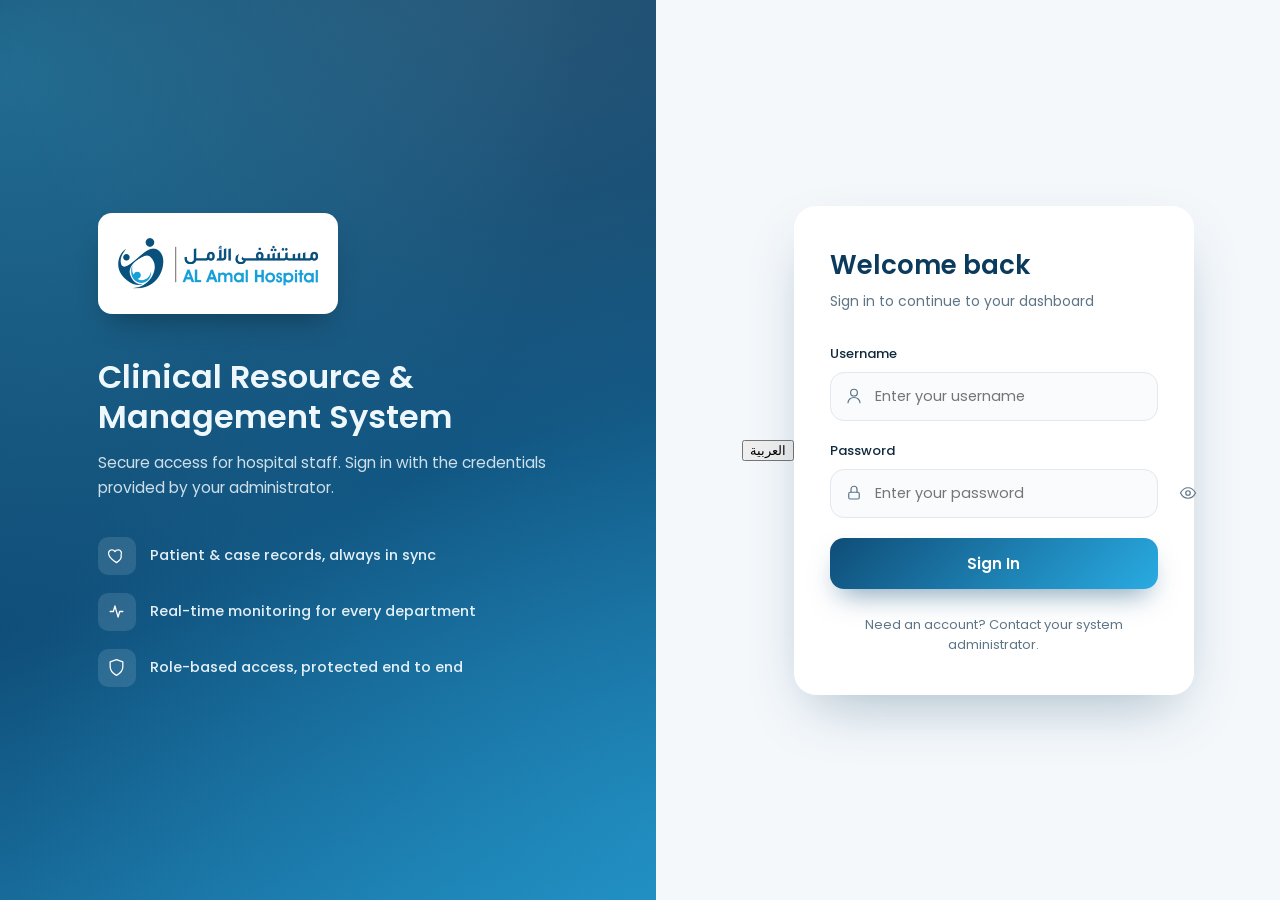
<file: CRMS/wwwroot/index.html>
<!DOCTYPE html>
<html lang="en">
<head>
  <meta charset="UTF-8" />
  <meta name="viewport" content="width=device-width, initial-scale=1.0" />
  <title>Al Amal Hospital | CRMS Sign In</title>
  <link rel="icon" type="image/webp" href="amal-logo.webp" />
  <link rel="preconnect" href="https://fonts.googleapis.com" />
  <link rel="preconnect" href="https://fonts.gstatic.com" crossorigin />
  <link href="https://fonts.googleapis.com/css2?family=Poppins:wght@400;500;600;700&display=swap" rel="stylesheet" />
  <link rel="stylesheet" href="css/styles.css" />
</head>
<body>
  <div class="page">
    <section class="brand-panel">
      <div class="brand-panel__glow"></div>
      <div class="brand-panel__content">
        <img src="amal-logo.webp" alt="Al Amal Hospital" class="brand-logo" />
        <h1 data-i18n="login.brandTitle">Clinical Resource &amp; Management System</h1>
        <p data-i18n="login.brandSubtitle">Secure access for hospital staff. Sign in with the credentials provided by your administrator.</p>

        <ul class="brand-features">
          <li>
            <span class="brand-features__icon">
              <svg viewBox="0 0 24 24" fill="none"><path d="M12 21s-7.5-4.6-9.5-9.2C1 8.4 2.6 5 6.1 5c2 0 3.4 1.1 4 2.1.6-1 2-2.1 4-2.1 3.5 0 5.1 3.4 3.6 6.8C19.5 16.4 12 21 12 21z" stroke="currentColor" stroke-width="1.6" stroke-linejoin="round"/></svg>
            </span>
            <span data-i18n="login.feature1">Patient &amp; case records, always in sync</span>
          </li>
          <li>
            <span class="brand-features__icon">
              <svg viewBox="0 0 24 24" fill="none"><path d="M4 12h4l2-7 4 14 2-7h4" stroke="currentColor" stroke-width="1.6" stroke-linecap="round" stroke-linejoin="round"/></svg>
            </span>
            <span data-i18n="login.feature2">Real-time monitoring for every department</span>
          </li>
          <li>
            <span class="brand-features__icon">
              <svg viewBox="0 0 24 24" fill="none"><path d="M12 2 4 5v6c0 5 3.4 8.4 8 11 4.6-2.6 8-6 8-11V5l-8-3z" stroke="currentColor" stroke-width="1.6" stroke-linejoin="round"/></svg>
            </span>
            <span data-i18n="login.feature3">Role-based access, protected end to end</span>
          </li>
        </ul>
      </div>
    </section>

    <section class="form-panel">
      <button id="lang-toggle" class="btn-lang login-lang-toggle">العربية</button>
      <div class="form-card">
        <div class="form-card__header">
          <img src="amal-logo.webp" alt="Al Amal Hospital" class="form-card__logo" />
          <h2 data-i18n="login.title">Welcome back</h2>
          <p data-i18n="login.subtitle">Sign in to continue to your dashboard</p>
        </div>

        <form id="login-form" novalidate>
          <div class="field">
            <label for="username" data-i18n="login.username">Username</label>
            <div class="field__control">
              <svg class="field__icon" viewBox="0 0 24 24" fill="none"><path d="M12 12a4.5 4.5 0 1 0 0-9 4.5 4.5 0 0 0 0 9zM4 21c0-4 3.6-7 8-7s8 3 8 7" stroke="currentColor" stroke-width="1.6" stroke-linecap="round" stroke-linejoin="round"/></svg>
              <input type="text" id="username" name="username" placeholder="Enter your username" data-i18n-placeholder="login.usernamePlaceholder" autocomplete="username" required />
            </div>
          </div>

          <div class="field">
            <label for="password" data-i18n="login.password">Password</label>
            <div class="field__control">
              <svg class="field__icon" viewBox="0 0 24 24" fill="none"><rect x="5" y="11" width="14" height="9" rx="2" stroke="currentColor" stroke-width="1.6"/><path d="M8 11V7a4 4 0 1 1 8 0v4" stroke="currentColor" stroke-width="1.6" stroke-linecap="round"/></svg>
              <input type="password" id="password" name="password" placeholder="Enter your password" data-i18n-placeholder="login.passwordPlaceholder" autocomplete="current-password" required />
              <button type="button" class="field__toggle" id="toggle-password" aria-label="Show password" data-i18n-aria="login.showPassword">
                <svg viewBox="0 0 24 24" fill="none"><path d="M2 12s3.6-7 10-7 10 7 10 7-3.6 7-10 7-10-7-10-7z" stroke="currentColor" stroke-width="1.6" stroke-linejoin="round"/><circle cx="12" cy="12" r="3" stroke="currentColor" stroke-width="1.6"/></svg>
              </button>
            </div>
          </div>

          <div id="form-error" class="form-error" role="alert" hidden></div>

          <button type="submit" class="btn-submit" id="submit-btn">
            <span class="btn-submit__label" data-i18n="login.signIn">Sign In</span>
            <span class="btn-submit__spinner" hidden></span>
          </button>
        </form>

        <p class="form-card__footer" data-i18n="login.footer">Need an account? Contact your system administrator.</p>
      </div>
    </section>
  </div>

  <script src="js/i18n.js"></script>
  <script src="js/api.js"></script>
  <script src="js/login.js"></script>
</body>
</html>
</file>
<file: CRMS/wwwroot/css/styles.css>
:root {
  --navy-900: #0a3a5c;
  --navy-700: #0f4d78;
  --blue-500: #29abe2;
  --blue-400: #4fc3ec;
  --ink: #102a3c;
  --muted: #5d7587;
  --bg: #f4f8fb;
  --card-bg: #ffffff;
  --error: #d64550;
  --radius-lg: 22px;
  --radius-md: 14px;
  --shadow-card: 0 24px 60px -20px rgba(10, 58, 92, 0.35);
}

* {
  box-sizing: border-box;
}

body {
  margin: 0;
  font-family: 'Poppins', 'Segoe UI', sans-serif;
  background: var(--bg);
  color: var(--ink);
}

.page {
  min-height: 100vh;
  display: grid;
  grid-template-columns: 1.05fr 1fr;
}

/* ---------- Brand panel ---------- */
.brand-panel {
  position: relative;
  background: linear-gradient(160deg, var(--navy-900) 0%, var(--navy-700) 55%, var(--blue-500) 130%);
  color: #eef7fc;
  display: flex;
  align-items: center;
  justify-content: center;
  padding: 64px;
  overflow: hidden;
}

.brand-panel__glow {
  position: absolute;
  inset: -20%;
  background:
    radial-gradient(circle at 15% 20%, rgba(79, 195, 236, 0.35), transparent 45%),
    radial-gradient(circle at 85% 80%, rgba(41, 171, 226, 0.3), transparent 50%),
    radial-gradient(circle at 70% 10%, rgba(255, 255, 255, 0.12), transparent 40%);
  pointer-events: none;
}

.brand-panel__content {
  position: relative;
  z-index: 1;
  max-width: 460px;
}

.brand-logo {
  background: #ffffff;
  padding: 14px 20px;
  border-radius: var(--radius-md);
  display: inline-block;
  max-width: 240px;
  height: auto;
  box-shadow: 0 16px 30px -12px rgba(0, 0, 0, 0.35);
  margin-bottom: 36px;
}

.brand-panel__content h1 {
  font-size: 32px;
  line-height: 1.25;
  font-weight: 600;
  margin: 0 0 14px;
}

.brand-panel__content > p {
  font-size: 15.5px;
  line-height: 1.6;
  color: rgba(238, 247, 252, 0.85);
  margin: 0 0 36px;
}

.brand-features {
  list-style: none;
  margin: 0;
  padding: 0;
  display: flex;
  flex-direction: column;
  gap: 18px;
}

.brand-features li {
  display: flex;
  align-items: center;
  gap: 14px;
  font-size: 14.5px;
  font-weight: 500;
  color: rgba(238, 247, 252, 0.95);
}

.brand-features__icon {
  flex-shrink: 0;
  width: 38px;
  height: 38px;
  border-radius: 10px;
  display: flex;
  align-items: center;
  justify-content: center;
  background: rgba(255, 255, 255, 0.12);
  backdrop-filter: blur(4px);
}

.brand-features__icon svg {
  width: 19px;
  height: 19px;
  color: #ffffff;
}

/* ---------- Form panel ---------- */
.form-panel {
  display: flex;
  align-items: center;
  justify-content: center;
  padding: 40px;
  background: var(--bg);
  position: relative;
}

.form-card {
  width: 100%;
  max-width: 400px;
  background: var(--card-bg);
  border-radius: var(--radius-lg);
  box-shadow: var(--shadow-card);
  padding: 40px 36px;
}

.form-card__logo {
  display: none;
}

.form-card__header h2 {
  font-size: 26px;
  font-weight: 600;
  margin: 0 0 6px;
  color: var(--navy-900);
}

.form-card__header p {
  margin: 0 0 32px;
  color: var(--muted);
  font-size: 14px;
}

.field {
  margin-bottom: 20px;
}

.field label {
  display: block;
  font-size: 13px;
  font-weight: 500;
  color: var(--ink);
  margin-bottom: 8px;
}

.field__control {
  position: relative;
  display: flex;
  align-items: center;
  border: 1.5px solid #e1e8ee;
  border-radius: var(--radius-md);
  background: #f9fbfd;
  transition: border-color 0.18s ease, box-shadow 0.18s ease;
}

.field__control:focus-within {
  border-color: var(--blue-500);
  box-shadow: 0 0 0 4px rgba(41, 171, 226, 0.14);
  background: #ffffff;
}

.field__icon {
  width: 18px;
  height: 18px;
  margin-left: 14px;
  color: var(--muted);
  flex-shrink: 0;
}

.field input {
  flex: 1;
  border: none;
  background: transparent;
  outline: none;
  padding: 13px 12px;
  font-size: 14.5px;
  font-family: inherit;
  color: var(--ink);
}

.field__toggle {
  background: none;
  border: none;
  cursor: pointer;
  padding: 8px 12px;
  color: var(--muted);
  display: flex;
  align-items: center;
}

.field__toggle svg {
  width: 18px;
  height: 18px;
}

.field__toggle:hover {
  color: var(--blue-500);
}

.form-error {
  background: rgba(214, 69, 80, 0.08);
  color: var(--error);
  border: 1px solid rgba(214, 69, 80, 0.25);
  border-radius: var(--radius-md);
  padding: 11px 14px;
  font-size: 13.5px;
  margin-bottom: 18px;
}

.btn-submit {
  width: 100%;
  border: none;
  border-radius: var(--radius-md);
  background: linear-gradient(135deg, var(--navy-700), var(--blue-500));
  color: #ffffff;
  font-family: inherit;
  font-size: 15px;
  font-weight: 600;
  padding: 14px 0;
  cursor: pointer;
  display: flex;
  align-items: center;
  justify-content: center;
  gap: 10px;
  box-shadow: 0 14px 28px -10px rgba(15, 77, 120, 0.55);
  transition: transform 0.12s ease, box-shadow 0.12s ease, opacity 0.12s ease;
}

.btn-submit:hover {
  transform: translateY(-1px);
  box-shadow: 0 18px 32px -10px rgba(15, 77, 120, 0.6);
}

.btn-submit:active {
  transform: translateY(0);
}

.btn-submit:disabled {
  opacity: 0.75;
  cursor: not-allowed;
  transform: none;
}

.btn-submit__spinner {
  width: 16px;
  height: 16px;
  border: 2px solid rgba(255, 255, 255, 0.4);
  border-top-color: #ffffff;
  border-radius: 50%;
  animation: spin 0.7s linear infinite;
}

@keyframes spin {
  to {
    transform: rotate(360deg);
  }
}

.form-card__footer {
  text-align: center;
  margin: 26px 0 0;
  font-size: 13px;
  color: var(--muted);
}

/* ---------- Responsive ---------- */
@media (max-width: 920px) {
  .page {
    grid-template-columns: 1fr;
  }

  .brand-panel {
    display: none;
  }

  .form-card__logo {
    display: block;
    max-width: 170px;
    margin: 0 auto 24px;
  }

  .form-panel {
    padding: 28px 18px;
  }
}
</file>
<file: CRMS/wwwroot/css/nav.css>
body {
  background: var(--bg);
}

.topbar {
  display: flex;
  align-items: center;
  justify-content: space-between;
  padding: 16px 32px;
  background: #ffffff;
  box-shadow: 0 2px 12px -6px rgba(10, 58, 92, 0.25);
  position: sticky;
  top: 0;
  z-index: 50;
}

.topbar__left {
  display: flex;
  align-items: center;
  gap: 16px;
}

.topbar__logo {
  height: 36px;
}

.topbar__user {
  display: flex;
  align-items: center;
  gap: 16px;
}

.topbar__user-info {
  display: flex;
  align-items: center;
  gap: 10px;
  font-weight: 500;
  color: var(--ink);
  font-size: 14px;
}

.badge {
  background: rgba(41, 171, 226, 0.12);
  color: var(--navy-700);
  border-radius: 999px;
  padding: 4px 12px;
  font-size: 12px;
  font-weight: 600;
  letter-spacing: 0.02em;
}

.btn-logout {
  border: 1.5px solid #e1e8ee;
  background: #ffffff;
  color: var(--ink);
  font-family: inherit;
  font-size: 13.5px;
  font-weight: 500;
  padding: 9px 18px;
  border-radius: 10px;
  cursor: pointer;
  transition: border-color 0.15s ease, color 0.15s ease;
}

.btn-logout:hover {
  border-color: var(--error);
  color: var(--error);
}

/* ---------- Burger button ---------- */

.btn-burger {
  display: flex;
  flex-direction: column;
  justify-content: center;
  align-items: center;
  gap: 5px;
  width: 38px;
  height: 38px;
  border: 1.5px solid #e1e8ee;
  border-radius: 10px;
  background: #ffffff;
  cursor: pointer;
  padding: 0;
  flex-shrink: 0;
}

.btn-burger:hover {
  border-color: var(--blue-500);
}

.btn-burger span {
  display: block;
  width: 18px;
  height: 2px;
  background: var(--navy-900);
  border-radius: 2px;
}

/* ---------- Drawer ---------- */

.drawer-overlay {
  position: fixed;
  inset: 0;
  background: rgba(10, 28, 41, 0.45);
  opacity: 0;
  pointer-events: none;
  transition: opacity 0.2s ease;
  z-index: 150;
}

.drawer-overlay--visible {
  opacity: 1;
  pointer-events: auto;
}

.drawer {
  position: fixed;
  top: 0;
  left: 0;
  height: 100vh;
  width: 280px;
  max-width: 84vw;
  background: var(--card-bg);
  box-shadow: var(--shadow-card);
  transform: translateX(-100%);
  transition: transform 0.25s ease;
  z-index: 200;
  display: flex;
  flex-direction: column;
  padding: 18px 0;
  overflow-y: auto;
}

.drawer--open {
  transform: translateX(0);
}

.drawer__header {
  display: flex;
  align-items: center;
  justify-content: space-between;
  padding: 0 18px 18px;
  margin-bottom: 10px;
  border-bottom: 1px solid #f1f5f8;
}

.drawer__logo {
  height: 30px;
}

.drawer__user {
  display: flex;
  align-items: center;
  gap: 10px;
  padding: 2px 20px 14px;
  margin-bottom: 8px;
  border-bottom: 1px solid #f1f5f8;
}

.drawer__user-name {
  font-weight: 600;
  color: var(--navy-900);
  font-size: 14px;
}

.drawer__nav {
  list-style: none;
  margin: 0;
  padding: 0;
  display: flex;
  flex-direction: column;
  gap: 2px;
}

.drawer__nav a {
  display: block;
  padding: 12px 20px;
  font-size: 14.5px;
  font-weight: 500;
  color: var(--ink);
  text-decoration: none;
  border-left: 3px solid transparent;
  transition: background 0.15s ease, border-color 0.15s ease, color 0.15s ease;
}

.drawer__nav a:hover {
  background: #f4f8fb;
  color: var(--blue-500);
}

.drawer__nav a.active {
  border-left-color: var(--blue-500);
  background: rgba(41, 171, 226, 0.08);
  color: var(--navy-700);
  font-weight: 600;
}

@media (max-width: 480px) {
  .topbar {
    padding: 14px 16px;
  }

  .topbar__user-info {
    flex-direction: column;
    align-items: flex-end;
    gap: 4px;
  }
}

.btn-lang {
  background: transparent;
  border: 1px solid var(--border, #ddd);
  border-radius: 6px;
  color: inherit;
  cursor: pointer;
  font-family: inherit;
  font-size: 0.8rem;
  font-weight: 500;
  padding: 4px 10px;
  margin-right: 6px;
}
.btn-lang:hover {
  background: var(--hover, rgba(0,0,0,0.05));
}
.login-lang-toggle {
  position: absolute;
  top: 16px;
  right: 16px;
  z-index: 1;
}

/* ===== Multi-website: switcher, picker, contact, params ===== */

/* Topbar website switcher */
.website-switcher {
  display: inline-flex;
  align-items: center;
  gap: 6px;
  padding: 7px 14px;
  border: 1px solid rgba(10, 58, 92, 0.14);
  border-radius: 999px;
  background: var(--bg);
  color: var(--navy-900);
  font-family: inherit;
  font-size: 0.85rem;
  font-weight: 600;
  cursor: pointer;
  transition: border-color 0.15s ease, background 0.15s ease;
}
.website-switcher:hover:not(.website-switcher--single) {
  border-color: var(--blue-500);
  background: #eaf6fd;
}
.website-switcher--single {
  cursor: default;
}
.website-switcher__caret {
  font-size: 0.7rem;
  color: var(--blue-500);
}
.website-switcher__label {
  max-width: 160px;
  overflow: hidden;
  text-overflow: ellipsis;
  white-space: nowrap;
}

/* Website picker page */
.wp-page {
  min-height: 100vh;
  display: flex;
  align-items: center;
  justify-content: center;
  padding: 24px;
  background: linear-gradient(160deg, var(--navy-900) 0%, var(--navy-700) 55%, var(--blue-500) 140%);
  position: relative;
}
.wp-lang {
  position: absolute;
  top: 20px;
  right: 24px;
}
.wp-card {
  width: 100%;
  max-width: 440px;
  background: var(--card-bg);
  border-radius: var(--radius-lg);
  box-shadow: var(--shadow-card);
  padding: 40px 32px 28px;
  text-align: center;
}
.wp-logo {
  height: 54px;
  margin-bottom: 18px;
}
.wp-card h1 {
  color: var(--navy-900);
  font-size: 1.4rem;
  margin: 0 0 6px;
}
.wp-card > p {
  color: var(--muted);
  margin: 0 0 24px;
  font-size: 0.92rem;
}
.wp-list {
  display: flex;
  flex-direction: column;
  gap: 12px;
  text-align: start;
}
.wp-item {
  display: flex;
  align-items: center;
  gap: 14px;
  width: 100%;
  padding: 14px 16px;
  border: 1px solid rgba(10, 58, 92, 0.12);
  border-radius: var(--radius-md);
  background: #fff;
  cursor: pointer;
  font-family: inherit;
  transition: border-color 0.15s ease, box-shadow 0.15s ease, transform 0.05s ease;
}
.wp-item:hover {
  border-color: var(--blue-500);
  box-shadow: 0 10px 26px -16px rgba(10, 58, 92, 0.5);
}
.wp-item:active {
  transform: translateY(1px);
}
.wp-item--active {
  border-color: var(--blue-500);
  background: #f0f9fe;
}
.wp-item__avatar {
  flex: 0 0 auto;
  width: 42px;
  height: 42px;
  display: grid;
  place-items: center;
  border-radius: 12px;
  background: linear-gradient(150deg, var(--navy-700), var(--blue-500));
  color: #fff;
  font-weight: 700;
  font-size: 0.95rem;
}
.wp-item__text {
  display: flex;
  flex-direction: column;
  flex: 1 1 auto;
  min-width: 0;
}
.wp-item__name {
  color: var(--ink);
  font-weight: 600;
}
.wp-item__key {
  color: var(--muted);
  font-size: 0.78rem;
}
.wp-item__arrow {
  color: var(--blue-500);
  font-size: 1.3rem;
  font-weight: 700;
}
.wp-logout {
  margin-top: 22px;
}
.btn-text {
  background: none;
  border: none;
  color: var(--muted);
  font-family: inherit;
  font-size: 0.88rem;
  cursor: pointer;
  text-decoration: underline;
}
.btn-text:hover {
  color: var(--navy-900);
}

/* Contact "coming soon" placeholder */
.coming-soon {
  text-align: center;
  padding: 60px 20px;
  color: var(--muted);
}
.coming-soon__icon {
  width: 64px;
  height: 64px;
  margin: 0 auto 18px;
  color: var(--blue-500);
}
.coming-soon__icon svg {
  width: 100%;
  height: 100%;
}
.coming-soon h1 {
  color: var(--navy-900);
  margin: 0 0 8px;
}

/* User form: website access + notes */
.checkbox-group {
  display: flex;
  flex-direction: column;
  gap: 8px;
  padding: 4px 0;
}
.field-note {
  color: var(--muted);
  font-size: 0.82rem;
  margin: 6px 0 0;
}

/* System parameters editor */
.btn-icon {
  border: none;
  background: rgba(214, 69, 80, 0.1);
  color: var(--error);
  width: 30px;
  height: 30px;
  border-radius: 8px;
  font-size: 1.2rem;
  line-height: 1;
  cursor: pointer;
}
.btn-icon:hover {
  background: rgba(214, 69, 80, 0.2);
}
.sp-saved {
  color: #1f9d55;
  font-weight: 600;
  font-size: 0.9rem;
  align-self: center;
}

/* RTL tweaks */
[dir='rtl'] .wp-lang {
  right: auto;
  left: 24px;
}
</file>
<file: CRMS/wwwroot/css/dashboard.css>
.proc-label {
  display: inline-block;
  padding: 2px 8px;
  border-radius: 12px;
  background: #e8f0fe;
  color: #1a56db;
  font-size: 12px;
  font-weight: 500;
  white-space: nowrap;
}

.dashboard-empty {
  max-width: 560px;
  margin: 80px auto;
  text-align: center;
  color: var(--muted);
  padding: 0 24px;
}

.dashboard-empty h1 {
  color: var(--navy-900);
  font-size: 26px;
  margin-bottom: 10px;
}

/* ---------- Manage Lists (tabbed) ---------- */

.lists-tabs {
  display: inline-flex;
  max-width: 100%;
  overflow-x: auto;
  background: #eef3f7;
  border-radius: var(--radius-md);
  padding: 4px;
  gap: 2px;
  margin-bottom: 16px;
}

.seg {
  border: none;
  background: transparent;
  font-family: inherit;
  font-size: 13px;
  font-weight: 500;
  color: var(--muted);
  padding: 8px 16px;
  border-radius: 8px;
  cursor: pointer;
  white-space: nowrap;
  transition: background 0.15s ease, color 0.15s ease;
}

.seg:hover {
  color: var(--navy-700);
}

.seg--active {
  background: #ffffff;
  color: var(--navy-700);
  box-shadow: 0 1px 4px rgba(10, 58, 92, 0.12);
}

.lists-search.field {
  margin: 0 0 16px;
  max-width: 360px;
}

.lists-scroll {
  max-height: 60vh;
  overflow-y: auto;
}

.lists-scroll thead th {
  position: sticky;
  top: 0;
  background: var(--card-bg);
  z-index: 1;
}

.lists-count {
  margin-top: 12px;
  font-size: 12.5px;
  color: var(--muted);
}

/* ---------- Users panel ---------- */

.dashboard {
  max-width: 1080px;
  margin: 0 auto;
  padding: 32px 24px 64px;
}

.users-panel__header {
  display: flex;
  align-items: flex-start;
  justify-content: space-between;
  gap: 16px;
  margin-bottom: 24px;
  flex-wrap: wrap;
}

.users-panel__header h1 {
  color: var(--navy-900);
  font-size: 24px;
  margin: 0 0 6px;
}

.users-panel__header p {
  color: var(--muted);
  font-size: 14px;
  margin: 0;
}

.btn-primary {
  border: none;
  border-radius: var(--radius-md);
  background: linear-gradient(135deg, var(--navy-700), var(--blue-500));
  color: #ffffff;
  font-family: inherit;
  font-size: 14px;
  font-weight: 600;
  padding: 11px 20px;
  cursor: pointer;
  white-space: nowrap;
  box-shadow: 0 14px 28px -12px rgba(15, 77, 120, 0.55);
  transition: transform 0.12s ease, box-shadow 0.12s ease;
}

.btn-primary:hover {
  transform: translateY(-1px);
}

.btn-secondary {
  border: 1.5px solid #e1e8ee;
  background: #ffffff;
  color: var(--ink);
  font-family: inherit;
  font-size: 13.5px;
  font-weight: 500;
  padding: 10px 18px;
  border-radius: var(--radius-md);
  cursor: pointer;
}

.btn-secondary:hover {
  border-color: var(--blue-500);
  color: var(--blue-500);
}

.btn-danger {
  border: none;
  background: var(--error);
  color: #ffffff;
  font-family: inherit;
  font-size: 13.5px;
  font-weight: 600;
  padding: 10px 18px;
  border-radius: var(--radius-md);
  cursor: pointer;
}

.btn-danger:hover {
  opacity: 0.9;
}

.users-table-wrap {
  background: var(--card-bg);
  border-radius: var(--radius-lg);
  box-shadow: var(--shadow-card);
  padding: 8px;
  overflow-x: auto;
}

.users-empty {
  padding: 40px 24px;
  text-align: center;
  color: var(--muted);
  font-size: 14px;
}

.users-table {
  width: 100%;
  border-collapse: collapse;
}

.users-table th {
  text-align: left;
  font-size: 12.5px;
  font-weight: 600;
  color: var(--muted);
  text-transform: uppercase;
  letter-spacing: 0.03em;
  padding: 16px 18px 10px;
}

.users-table td {
  padding: 14px 18px;
  font-size: 14px;
  border-top: 1px solid #f1f5f8;
  vertical-align: middle;
}

.users-table tbody tr:hover {
  background: #f9fbfd;
}

.status-pill {
  display: inline-block;
  border-radius: 999px;
  padding: 4px 12px;
  font-size: 12px;
  font-weight: 600;
  letter-spacing: 0.02em;
}

.status-pill--active {
  background: rgba(41, 171, 226, 0.12);
  color: var(--navy-700);
}

.status-pill--inactive {
  background: rgba(214, 69, 80, 0.1);
  color: var(--error);
}

.row-actions {
  display: flex;
  flex-wrap: wrap;
  gap: 8px;
}

.btn-action {
  display: inline-flex;
  align-items: center;
  justify-content: center;
  border: 1.5px solid #e1e8ee;
  background: #ffffff;
  color: var(--ink);
  font-family: inherit;
  font-size: 12.5px;
  font-weight: 500;
  padding: 7px 12px;
  border-radius: 8px;
  cursor: pointer;
  white-space: nowrap;
  text-decoration: none;
  transition: border-color 0.15s ease, color 0.15s ease;
}

.btn-action:hover {
  border-color: var(--blue-500);
  color: var(--blue-500);
}

.btn-action--danger {
  border-color: #fca5a5;
  color: var(--error);
}

.btn-action--danger:hover {
  border-color: var(--error);
  background: #fff5f5;
}

.btn-action--success {
  border-color: #86efac;
  color: #16a34a;
}

.btn-action--success:hover {
  border-color: #16a34a;
  background: #f0fdf4;
}

.btn-action:disabled {
  opacity: 0.45;
  cursor: not-allowed;
}

/* ---------- Modals ---------- */

.modal-overlay {
  position: fixed;
  inset: 0;
  background: rgba(10, 28, 41, 0.5);
  display: flex;
  align-items: center;
  justify-content: center;
  padding: 20px;
  z-index: 100;
}

.modal-overlay[hidden] {
  display: none;
}

.modal-card {
  width: 100%;
  max-width: 440px;
  max-height: calc(100vh - 40px);
  overflow-y: auto;
  background: var(--card-bg);
  border-radius: var(--radius-lg);
  box-shadow: var(--shadow-card);
  padding: 28px;
}

.modal-card--sm {
  max-width: 380px;
}

.modal-card__header {
  display: flex;
  align-items: flex-start;
  justify-content: space-between;
  margin-bottom: 18px;
}

.modal-card__header h2 {
  font-size: 19px;
  color: var(--navy-900);
  margin: 0;
}

.modal-close {
  border: none;
  background: none;
  font-size: 22px;
  line-height: 1;
  color: var(--muted);
  cursor: pointer;
  padding: 0 0 0 12px;
}

.modal-close:hover {
  color: var(--ink);
}

.modal-subtitle {
  font-size: 13.5px;
  color: var(--muted);
  margin: 0 0 18px;
}

.modal-actions {
  display: flex;
  justify-content: flex-end;
  gap: 10px;
  margin-top: 22px;
}

.modal-actions .btn-submit {
  width: auto;
  padding: 11px 22px;
}

.field__control--select select {
  flex: 1;
  border: none;
  background: transparent;
  outline: none;
  padding: 13px 12px;
  font-size: 14.5px;
  font-family: inherit;
  color: var(--ink);
  appearance: none;
  cursor: pointer;
}

/* ---------- Case detail (View dialog) ---------- */

.case-view__heading {
  display: flex;
  align-items: center;
  gap: 12px;
}

.case-card__meta {
  margin: 4px 0 0;
  display: grid;
  gap: 8px;
}

.case-card__meta div {
  display: flex;
  justify-content: space-between;
  gap: 12px;
  font-size: 13px;
}

.case-card__meta dt {
  color: var(--muted);
  flex-shrink: 0;
}

.case-card__meta dd {
  margin: 0;
  color: var(--ink);
  text-align: right;
  min-width: 0;
  overflow-wrap: anywhere;
}

.case-card__desc {
  margin: 14px 0 0;
  font-size: 13.5px;
  color: var(--ink);
  background: #f7fafc;
  border-radius: var(--radius-md);
  padding: 10px 12px;
  white-space: pre-wrap;
  overflow-wrap: anywhere;
}

.case-card__desc[hidden] {
  display: none;
}

.case-view__actions {
  display: flex;
  flex-wrap: wrap;
  gap: 8px;
  margin-top: 20px;
}

.case-view__actions[hidden] {
  display: none;
}

.row-flag {
  margin-left: 8px;
  font-size: 11px;
  vertical-align: middle;
}

/* ---------- Case detail page ---------- */

.back-link {
  display: inline-block;
  margin-bottom: 18px;
  color: var(--blue-500);
  text-decoration: none;
  font-size: 13.5px;
  font-weight: 500;
}

.back-link:hover {
  text-decoration: underline;
}

.case-detail {
  background: var(--card-bg);
  border-radius: var(--radius-lg);
  box-shadow: var(--shadow-card);
  padding: 28px;
}

.case-detail__header {
  display: flex;
  align-items: flex-start;
  justify-content: space-between;
  gap: 16px;
  flex-wrap: wrap;
  margin-bottom: 22px;
}

.case-detail__title {
  display: flex;
  align-items: center;
  gap: 12px;
  flex-wrap: wrap;
}

.case-detail__title h1 {
  margin: 0;
  font-size: 22px;
  color: var(--navy-900);
}

.case-detail__actions {
  display: flex;
  gap: 8px;
  flex-wrap: wrap;
}

.detail-grid {
  display: grid;
  grid-template-columns: 1fr 1fr;
  gap: 10px;
}

.detail-item {
  display: flex;
  flex-direction: column;
  gap: 3px;
  padding: 10px 12px;
  background: #f8fafc;
  border-radius: 8px;
  border-left: 3px solid var(--blue-500);
}

.detail-item--full {
  grid-column: 1 / -1;
}

.detail-item__label {
  font-size: 10.5px;
  font-weight: 700;
  text-transform: uppercase;
  letter-spacing: 0.07em;
  color: var(--blue-500);
}

.detail-item__value {
  font-size: 14px;
  color: var(--ink);
  font-weight: 500;
  overflow-wrap: anywhere;
  white-space: pre-wrap;
}

.case-section {
  margin-top: 28px;
  border-top: 1px solid #f1f5f8;
  padding-top: 20px;
}

.case-section h2 {
  font-size: 16px;
  color: var(--navy-900);
  margin: 0 0 16px;
}

/* Timeline */
.timeline {
  list-style: none;
  margin: 0;
  padding: 0;
}

.timeline-item {
  position: relative;
  display: flex;
  gap: 14px;
  padding-bottom: 18px;
}

.timeline-item__dot {
  width: 12px;
  height: 12px;
  border-radius: 50%;
  background: var(--blue-500);
  margin-top: 4px;
  flex-shrink: 0;
  position: relative;
}

.timeline-item:not(:last-child) .timeline-item__dot::after {
  content: '';
  position: absolute;
  left: 50%;
  top: 14px;
  transform: translateX(-50%);
  width: 2px;
  height: calc(100% + 16px);
  background: #e6edf2;
}

.timeline-item__body {
  flex: 1;
  min-width: 0;
}

.timeline-item__title {
  font-size: 14px;
  color: var(--ink);
  display: flex;
  align-items: center;
  gap: 8px;
  flex-wrap: wrap;
}

.timeline-item__meta {
  font-size: 12.5px;
  color: var(--muted);
  margin-top: 4px;
}

.timeline-item__note {
  margin: 8px 0 0;
  font-size: 13.5px;
  color: var(--ink);
  background: #f7fafc;
  border-radius: var(--radius-md);
  padding: 8px 12px;
  overflow-wrap: anywhere;
  white-space: pre-wrap;
}

.timeline-item__time {
  font-size: 11.5px;
  color: var(--muted);
  margin-top: 6px;
}

.timeline__empty {
  color: var(--muted);
  font-size: 13.5px;
}

@media (max-width: 600px) {
  .case-detail {
    padding: 20px 16px;
  }

  .detail-grid {
    grid-template-columns: 1fr;
  }
}

/* ---------- Form card (New Case) ---------- */

.form-card {
  background: var(--card-bg);
  border-radius: var(--radius-lg);
  box-shadow: var(--shadow-card);
  padding: 28px;
  max-width: 560px;
}

.field__control--phone {
  gap: 0;
}

.field__dial {
  border: none;
  background: transparent;
  border-right: 1.5px solid #e1e8ee;
  outline: none;
  padding: 13px 10px;
  font-family: inherit;
  font-size: 14px;
  color: var(--ink);
  max-width: 130px;
  cursor: pointer;
}

@media (max-width: 720px) {
  .form-card {
    padding: 20px 16px;
  }
}

/* ---------- List search toolbar ---------- */

.cases-toolbar {
  display: flex;
  align-items: center;
  gap: 12px;
  margin-bottom: 18px;
  flex-wrap: wrap;
}

.cases-search.field {
  flex: 1;
  min-width: 220px;
  margin: 0;
}

.btn-action--primary {
  border-color: transparent;
  background: linear-gradient(135deg, var(--navy-700), var(--blue-500));
  color: #ffffff;
}

.btn-action--primary:hover {
  color: #ffffff;
  opacity: 0.92;
}

/* Status pill variants */
.status-pill--pending { background: rgba(100, 116, 139, 0.14); color: #475569; }
.status-pill--waiting { background: rgba(234, 88, 12, 0.14); color: #b4490d; }
.status-pill--success { background: rgba(34, 160, 95, 0.14); color: #1d7d49; }
.status-pill--failed { background: rgba(214, 69, 80, 0.1); color: var(--error); }
.status-pill--forwarded { background: rgba(109, 40, 217, 0.1); color: #6d28d9; }

/* Textareas reuse the bordered field control like inputs do. */
.field textarea {
  flex: 1;
  width: 100%;
  border: none;
  background: transparent;
  outline: none;
  padding: 12px;
  font-size: 14.5px;
  font-family: inherit;
  color: var(--ink);
  resize: vertical;
}

/* ---------- Forward user picker ---------- */

.user-picker {
  list-style: none;
  margin: 12px 0 0;
  padding: 0;
  max-height: 240px;
  overflow-y: auto;
  display: flex;
  flex-direction: column;
  gap: 4px;
}

.user-picker__item {
  width: 100%;
  display: flex;
  align-items: center;
  justify-content: space-between;
  gap: 12px;
  border: 1.5px solid #e1e8ee;
  background: #ffffff;
  border-radius: 10px;
  padding: 10px 14px;
  font-family: inherit;
  font-size: 14px;
  color: var(--ink);
  cursor: pointer;
  transition: border-color 0.15s ease, background 0.15s ease;
}

.user-picker__item:hover {
  border-color: var(--blue-500);
}

.user-picker__item--selected {
  border-color: var(--blue-500);
  background: rgba(41, 171, 226, 0.08);
}

.user-picker__empty {
  padding: 16px;
  text-align: center;
  color: var(--muted);
  font-size: 13px;
}

/* ---------- Notification center ---------- */

.notif {
  position: relative;
}

.notif__bell {
  position: relative;
  display: flex;
  align-items: center;
  justify-content: center;
  width: 38px;
  height: 38px;
  border: 1.5px solid #e1e8ee;
  border-radius: 10px;
  background: #ffffff;
  color: var(--navy-700);
  cursor: pointer;
}

.notif__bell:hover {
  border-color: var(--blue-500);
  color: var(--blue-500);
}

.notif__badge {
  position: absolute;
  top: -6px;
  right: -6px;
  min-width: 18px;
  height: 18px;
  padding: 0 5px;
  border-radius: 999px;
  background: var(--error);
  color: #ffffff;
  font-size: 11px;
  font-weight: 700;
  display: flex;
  align-items: center;
  justify-content: center;
}

.notif__panel {
  position: absolute;
  top: calc(100% + 10px);
  right: 0;
  width: 320px;
  max-width: 86vw;
  background: var(--card-bg);
  border-radius: var(--radius-lg);
  box-shadow: var(--shadow-card);
  z-index: 120;
  overflow: hidden;
}

.notif__panel[hidden] {
  display: none;
}

.notif__header {
  display: flex;
  align-items: center;
  justify-content: space-between;
  padding: 14px 16px;
  border-bottom: 1px solid #f1f5f8;
  font-weight: 600;
  color: var(--navy-900);
  font-size: 14px;
}

.notif__mark {
  border: none;
  background: none;
  color: var(--blue-500);
  font-family: inherit;
  font-size: 12.5px;
  font-weight: 500;
  cursor: pointer;
}

.notif__list {
  list-style: none;
  margin: 0;
  padding: 0;
  max-height: 360px;
  overflow-y: auto;
}

.notif__row {
  display: flex;
  align-items: stretch;
  border-bottom: 1px solid #f1f5f8;
}

.notif__row:hover {
  background: #f7fafc;
}

.notif__row--unread {
  background: rgba(41, 171, 226, 0.06);
}

.notif__item {
  flex: 1;
  min-width: 0;
  display: flex;
  flex-direction: column;
  gap: 4px;
  text-align: left;
  border: none;
  background: none;
  padding: 12px 8px 12px 16px;
  font-family: inherit;
  cursor: pointer;
}

.notif__delete {
  flex-shrink: 0;
  display: flex;
  align-items: center;
  justify-content: center;
  width: 40px;
  border: none;
  background: none;
  color: var(--muted);
  cursor: pointer;
}

.notif__delete:hover {
  color: var(--error);
}

.notif__msg {
  font-size: 13.5px;
  color: var(--ink);
}

.notif__time {
  font-size: 11.5px;
  color: var(--muted);
}

.notif__empty {
  padding: 28px 16px;
  text-align: center;
  color: var(--muted);
  font-size: 13px;
}

/* ---------- Admin Dashboard ---------- */

.admin-section-title {
  font-size: 17px;
  color: var(--navy-900);
  margin: 0 0 16px;
  font-weight: 600;
}

.stats-grid {
  display: grid;
  grid-template-columns: repeat(3, 1fr);
  gap: 16px;
  margin-bottom: 28px;
}

.stat-card {
  background: var(--card-bg);
  border-radius: var(--radius-lg);
  box-shadow: var(--shadow-card);
  padding: 22px 24px;
  display: flex;
  flex-direction: column;
  gap: 6px;
}

.stat-card__label {
  font-size: 11.5px;
  font-weight: 600;
  text-transform: uppercase;
  letter-spacing: 0.05em;
  color: var(--muted);
}

.stat-card__value {
  font-size: 34px;
  font-weight: 700;
  color: var(--navy-900);
  line-height: 1;
}

.stat-card__sub {
  font-size: 13px;
  color: var(--muted);
}

.stat-card--success .stat-card__value { color: #1d7d49; }
.stat-card--failed .stat-card__value { color: var(--error); }

.ref-bar {
  display: flex;
  align-items: center;
  gap: 10px;
}

.ref-bar__fill {
  height: 8px;
  border-radius: 999px;
  background: linear-gradient(135deg, var(--navy-700), var(--blue-500));
  min-width: 4px;
  max-width: 100%;
}

.ref-bar__label {
  font-size: 13px;
  color: var(--muted);
  white-space: nowrap;
}

.admin-filter-bar {
  display: flex;
  align-items: center;
  gap: 12px;
  margin-bottom: 18px;
  flex-wrap: wrap;
}

.admin-filter-bar .cases-search.field {
  flex: 1;
  min-width: 200px;
  margin: 0;
}

.admin-user-select {
  min-width: 180px;
  margin: 0;
}

.admin-today-toggle {
  display: flex;
  align-items: center;
  gap: 7px;
  font-size: 14px;
  color: var(--ink);
  cursor: pointer;
  white-space: nowrap;
  user-select: none;
}

.admin-today-toggle input[type="checkbox"] {
  width: 16px;
  height: 16px;
  cursor: pointer;
  accent-color: var(--blue-500);
}

.emp-stat-grid {
  display: grid;
  grid-template-columns: repeat(3, 1fr);
  gap: 10px;
  margin-top: 4px;
}

.emp-stat-item {
  background: #f7fafc;
  border-radius: var(--radius-md);
  padding: 14px 12px;
  display: flex;
  flex-direction: column;
  gap: 4px;
}

.emp-stat-label {
  font-size: 10.5px;
  font-weight: 600;
  text-transform: uppercase;
  letter-spacing: 0.05em;
  color: var(--muted);
}

.emp-stat-value {
  font-size: 26px;
  font-weight: 700;
  color: var(--navy-900);
  line-height: 1;
}

.emp-stat-sub {
  font-size: 11.5px;
  color: var(--muted);
}

.emp-stat-item--success .emp-stat-value { color: #1d7d49; }
.emp-stat-item--failed .emp-stat-value { color: var(--error); }

.emp-stat-row:hover td {
  background: #f0f6fb;
}

@media (max-width: 600px) {
  .stats-grid {
    grid-template-columns: 1fr 1fr;
  }

  .stats-grid .stat-card:first-child {
    grid-column: 1 / -1;
  }

  .admin-filter-bar {
    flex-direction: column;
    align-items: stretch;
  }

  .admin-user-select {
    min-width: 0;
  }
}

/* ---------- Responsive ---------- */

@media (max-width: 720px) {
  .dashboard {
    padding: 20px 14px 48px;
  }

  .users-panel__header {
    flex-direction: column;
    align-items: stretch;
  }

  .btn-primary {
    width: 100%;
  }

  .users-table-wrap {
    overflow-x: visible;
    padding: 0;
    background: transparent;
    box-shadow: none;
  }

  .users-table thead {
    display: none;
  }

  .users-table,
  .users-table tbody,
  .users-table tr,
  .users-table td {
    display: block;
    width: 100%;
  }

  .users-table tr {
    background: var(--card-bg);
    border-radius: var(--radius-md);
    box-shadow: var(--shadow-card);
    margin-bottom: 14px;
    overflow: hidden;
  }

  .users-table td {
    display: flex;
    align-items: center;
    justify-content: space-between;
    gap: 12px;
    border-top: none;
    border-bottom: 1px solid #f1f5f8;
    padding: 12px 16px;
  }

  .users-table td:last-child {
    border-bottom: none;
  }

  .users-table td::before {
    content: attr(data-label);
    font-weight: 600;
    font-size: 11.5px;
    text-transform: uppercase;
    letter-spacing: 0.03em;
    color: var(--muted);
    flex-shrink: 0;
  }

  .row-actions {
    justify-content: flex-end;
    width: 100%;
  }

  .modal-card {
    padding: 22px 18px;
  }

  /* Forward picker can fill the short modal on phones */
  .user-picker {
    max-height: 200px;
  }
}

/* ---------- Cases view toggle (All / Mine) ---------- */

.cases-view-toggle {
  display: flex;
  align-items: center;
  gap: 4px;
  background: #f1f5f8;
  border-radius: 10px;
  padding: 4px;
  flex-shrink: 0;
}

.seg-btn {
  border: none;
  background: transparent;
  font-family: inherit;
  font-size: 13px;
  font-weight: 500;
  color: var(--muted);
  padding: 6px 14px;
  border-radius: 7px;
  cursor: pointer;
  white-space: nowrap;
  transition: background 0.15s ease, color 0.15s ease;
}

.seg-btn:hover {
  color: var(--navy-700);
}

.seg-btn--active {
  background: #ffffff;
  color: var(--navy-700);
  box-shadow: 0 1px 4px rgba(10, 58, 92, 0.12);
}

/* ---------- Checkbox label (follow-up "has a doctor") ---------- */

.checkbox-label {
  display: flex;
  align-items: center;
  gap: 8px;
  font-size: 14px;
  color: var(--ink);
  cursor: pointer;
  user-select: none;
}

.checkbox-label input[type="checkbox"] {
  width: 16px;
  height: 16px;
  cursor: pointer;
  accent-color: var(--blue-500);
  flex-shrink: 0;
}

/* Very small screens: the topbar gains the notification bell, so tighten the
   right-hand cluster and let it wrap rather than overflow. */
@media (max-width: 480px) {
  .topbar__user {
    gap: 10px;
  }

  /* Keep the header to one row once the bell is added; the greeting/role is
     still available in the drawer. */
  .topbar__user-info {
    display: none;
  }
}

/* On phones the bell sits mid-row, so anchoring the dropdown to it pushes the
   panel off-screen. Pin it as a fixed sheet below the header instead. */
@media (max-width: 600px) {
  .notif__panel {
    position: fixed;
    top: 72px;
    left: 12px;
    right: 12px;
    width: auto;
    max-width: none;
  }

  .notif__list {
    max-height: calc(100vh - 150px);
  }
}

/* ---------- Hospital Manager Dashboard ---------- */

.hm-header__actions {
  display: flex;
  gap: 10px;
  flex-shrink: 0;
}

.hm-filter-bar {
  display: flex;
  align-items: center;
  gap: 16px;
  flex-wrap: wrap;
  margin-bottom: 12px;
}

.hm-custom-range {
  display: flex;
  align-items: center;
  gap: 10px;
}

/* The explicit display above would otherwise defeat the `hidden` attribute
   (author CSS beats the UA [hidden] rule) — same pattern as .modal-overlay. */
.hm-custom-range[hidden] {
  display: none;
}

.hm-date-field {
  margin: 0;
}

.hm-date-field .field__control {
  min-width: 150px;
}

.hm-date-field input {
  padding: 9px 12px;
  font-size: 13.5px;
}

.hm-range-sep {
  color: var(--muted);
}

.hm-period-label {
  font-size: 13px;
  color: var(--muted);
  margin-bottom: 22px;
}

/* Big glanceable cards instead of dense table rows — the audience for this
   dashboard is explicitly not comfortable with software, so favor large
   numbers and color over density. */
.hm-card-grid {
  display: grid;
  grid-template-columns: repeat(auto-fill, minmax(220px, 1fr));
  gap: 14px;
  margin-bottom: 28px;
}

.hm-card {
  background: var(--card-bg);
  border-radius: var(--radius-lg);
  box-shadow: var(--shadow-card);
  padding: 20px;
  display: flex;
  flex-direction: column;
  gap: 10px;
}

.hm-card__name {
  font-size: 16px;
  font-weight: 600;
  color: var(--navy-900);
}

.hm-card__count {
  font-size: 30px;
  font-weight: 700;
  color: var(--navy-900);
  line-height: 1;
}

.hm-card__count-label {
  font-size: 11.5px;
  color: var(--muted);
  text-transform: uppercase;
  letter-spacing: 0.05em;
}

.hm-rate-badge {
  display: inline-flex;
  align-items: center;
  align-self: flex-start;
  padding: 5px 12px;
  border-radius: 999px;
  font-size: 15px;
  font-weight: 700;
}

.hm-rate-badge--high { background: #dff3e6; color: #1d7d49; }
.hm-rate-badge--mid { background: #fdf1d8; color: #9a6a00; }
.hm-rate-badge--low { background: #fbe4e6; color: var(--error); }

.hm-card__breakdown {
  font-size: 12.5px;
  color: var(--muted);
}

@media (max-width: 600px) {
  .hm-card-grid {
    grid-template-columns: 1fr;
  }
}

/* ---------- Shared polish (matches the mobile app) ---------- */

/* Soft page entrance instead of an abrupt paint on every navigation. */
main.dashboard {
  animation: page-enter 0.24s ease both;
}

@keyframes page-enter {
  from { opacity: 0; transform: translateY(6px); }
  to { opacity: 1; transform: none; }
}

@media (prefers-reduced-motion: reduce) {
  main.dashboard { animation: none; }
}

/* Friendly empty-list placeholder — icon disc + title (+ optional hint). */
.empty-state {
  display: flex;
  flex-direction: column;
  align-items: center;
  gap: 4px;
  padding: 8px 0;
}

.empty-state__icon {
  width: 64px;
  height: 64px;
  border-radius: 50%;
  display: flex;
  align-items: center;
  justify-content: center;
  background: rgba(41, 171, 226, 0.08);
  margin-bottom: 8px;
}

.empty-state__icon svg {
  width: 30px;
  height: 30px;
  color: rgba(41, 171, 226, 0.55);
}

.empty-state__title {
  font-size: 14.5px;
  font-weight: 600;
  color: var(--ink);
}

.empty-state__hint {
  font-size: 12.5px;
  color: var(--muted);
}

/* Status-tinted initials avatar shown before the patient name in case tables
   (mirrors the mobile case card). Colors match the status pills. */
.name-cell {
  display: flex;
  align-items: center;
  gap: 10px;
  font-weight: 500;
}

.avatar-initials {
  width: 34px;
  height: 34px;
  border-radius: 50%;
  flex-shrink: 0;
  display: inline-flex;
  align-items: center;
  justify-content: center;
  font-size: 12.5px;
  font-weight: 700;
}

.avatar-initials--pending { background: rgba(100, 116, 139, 0.14); color: #475569; }
.avatar-initials--waiting { background: rgba(234, 88, 12, 0.14); color: #b4490d; }
.avatar-initials--success { background: rgba(34, 160, 95, 0.14); color: #1d7d49; }
.avatar-initials--failed { background: rgba(214, 69, 80, 0.1); color: var(--error); }

/* Print: only the report itself, no app chrome, and always show what date
   range it covers so a printed page isn't ambiguous. */
@media print {
  .topbar,
  #drawer,
  #drawer-overlay,
  .hm-filter-bar,
  .hm-header__actions {
    display: none !important;
  }

  .hm-period-label {
    display: block !important;
    font-size: 14px;
    color: var(--ink);
  }

  main.dashboard {
    padding: 0;
  }
}
</file>
